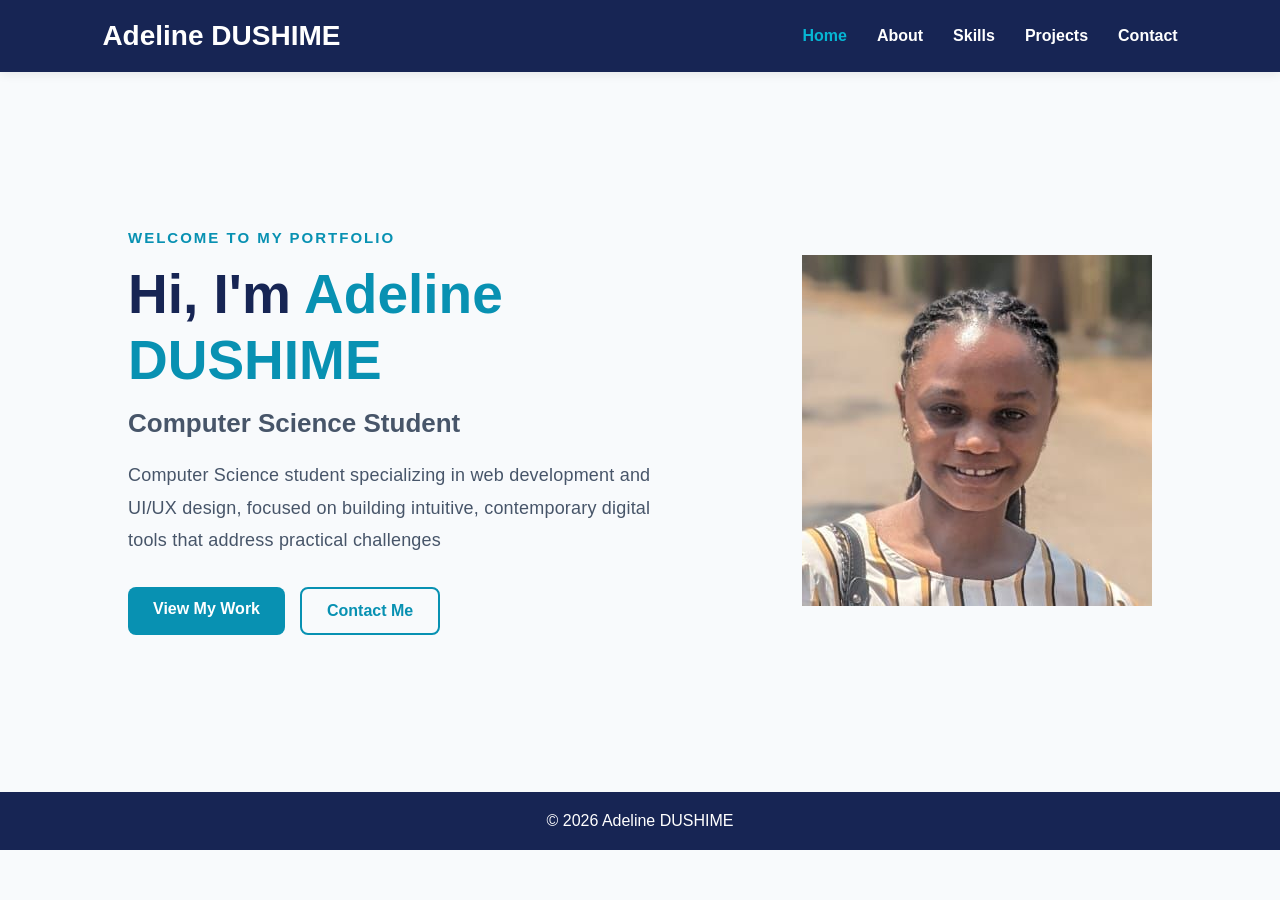
<file: index.html>
<!DOCTYPE html>
<html lang="en">
<head>
    <meta charset="UTF-8">   
    <meta name="viewport" content="width=device-width, initial-scale=1.0">

    <title>Adeline DUSHIME | Portfolio</title>

    <link rel="stylesheet" href="style.css">
    
</head>

<body>

    <!-- HEADER -->
    <header>

        <nav class="navbar">

            <h2 class="logo">Adeline DUSHIME<span></span></h2>

            <ul class="nav-links">
                <li><a href="index.html" class="active">Home</a></li>
                <li><a href="about.html">About</a></li>
                <li><a href="skills.html">Skills</a></li>
                <li><a href="projects.html">Projects</a></li>
                <li><a href="contact.html">Contact</a></li>
            </ul>

        </nav>

    </header>


    <!-- HOME PAGE -->
    <main>

        <section class="home">

            <!-- LEFT SIDE -->
            <div class="home-content">

                <p class="welcome">WELCOME TO MY PORTFOLIO</p>

                <h1>
                    Hi, I'm <span>Adeline DUSHIME</span>
                </h1>

                <h2>Computer Science Student</h2>

                <p class="description">
                   Computer Science student specializing in web development 
                   and UI/UX design, focused on building intuitive, contemporary 
                   digital tools that address practical challenges
                </p>

                <div class="buttons">

                    <a href="projects.html" class="btn primary">
                        View My Work
                    </a>

                    <a href="contact.html" class="btn secondary">
                        Contact Me
                    </a>

                </div>

            </div>


            <!-- RIGHT SIDE -->
            <div class="home-image">
                <div class="profile-circle">
        <img src="image pfofile.jpeg" alt="">
    </div>
</div>
                                 </div>
            </div>

        </section>

    </main>


    
    <!-- FOOTER -->
    <footer>
        <p>&copy; 2026 Adeline DUSHIME</p>
    </footer>

</body>
</html>
</file>
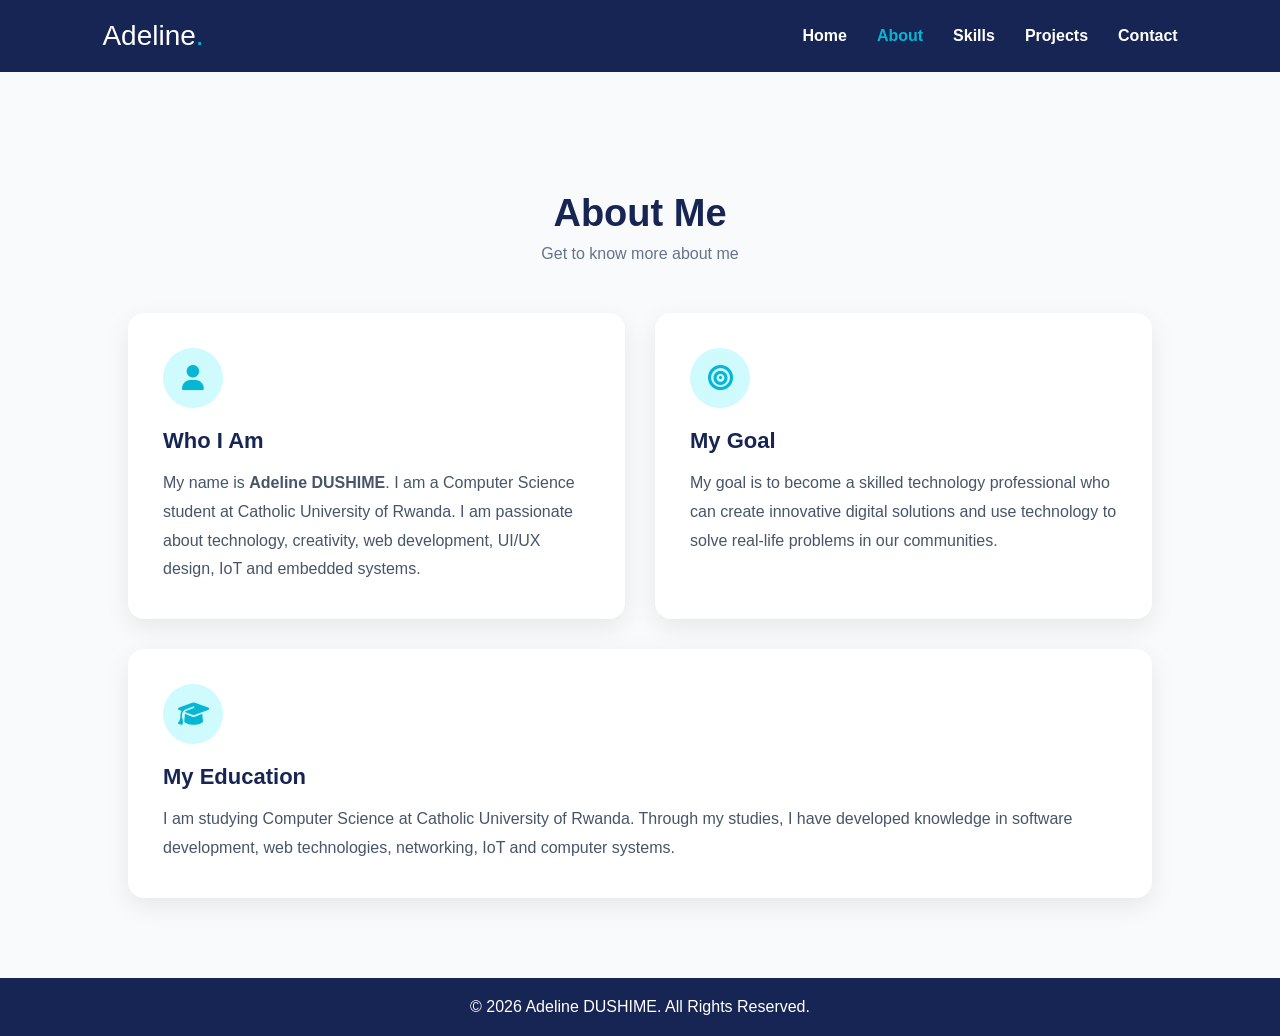
<file: about.html>
<!DOCTYPE html>
<html lang="en">
<head>
    <meta charset="UTF-8">
    <meta name="viewport" content="width=device-width, initial-scale=1.0">
    <title>About | Adeline DUSHIME</title>

    <link rel="stylesheet" href="style.css">
    <link rel="stylesheet" href="about.css">

    <link rel="stylesheet"
          href="https://cdnjs.cloudflare.com/ajax/libs/font-awesome/6.5.2/css/all.min.css">
</head>

<body>

<header>
    <nav class="navbar">
        <div class="logo">Adeline<span>.</span></div>

        <ul class="nav-links">
            <li><a href="index.html">Home</a></li>
            <li><a href="about.html" class="active">About</a></li>
            <li><a href="skills.html">Skills</a></li>
            <li><a href="projects.html">Projects</a></li>
            <li><a href="contact.html">Contact</a></li>
        </ul>
    </nav>
</header>

<section class="about-page">
    <div class="section-title">
        <h2>About Me</h2>
        <p>Get to know more about me</p>
    </div>

    <div class="about-content">

        <div class="about-card">
            <div class="card-icon">
                <i class="fa-solid fa-user"></i>
            </div>

            <h3>Who I Am</h3>

            <p>
                My name is <strong>Adeline DUSHIME</strong>.
                I am a Computer Science student at Catholic University of Rwanda.
                I am passionate about technology, creativity, web development,
                UI/UX design, IoT and embedded systems.
            </p>
        </div>

        <div class="about-card">
            <div class="card-icon">
                <i class="fa-solid fa-bullseye"></i>
            </div>

            <h3>My Goal</h3>

            <p>
                My goal is to become a skilled technology professional who can
                create innovative digital solutions and use technology to solve
                real-life problems in our communities.
            </p>
        </div>

    </div>

    <div class="about-extra">
        <div class="card-icon">
            <i class="fa-solid fa-graduation-cap"></i>
        </div>

        <h3>My Education</h3>

        <p>
            I am studying Computer Science at Catholic University of Rwanda.
            Through my studies, I have developed knowledge in software development,
            web technologies, networking, IoT and computer systems.
        </p>
    </div>
</section>

<footer>
    <p>© 2026 Adeline DUSHIME. All Rights Reserved.</p>
</footer>

</body>
</html>
</file>
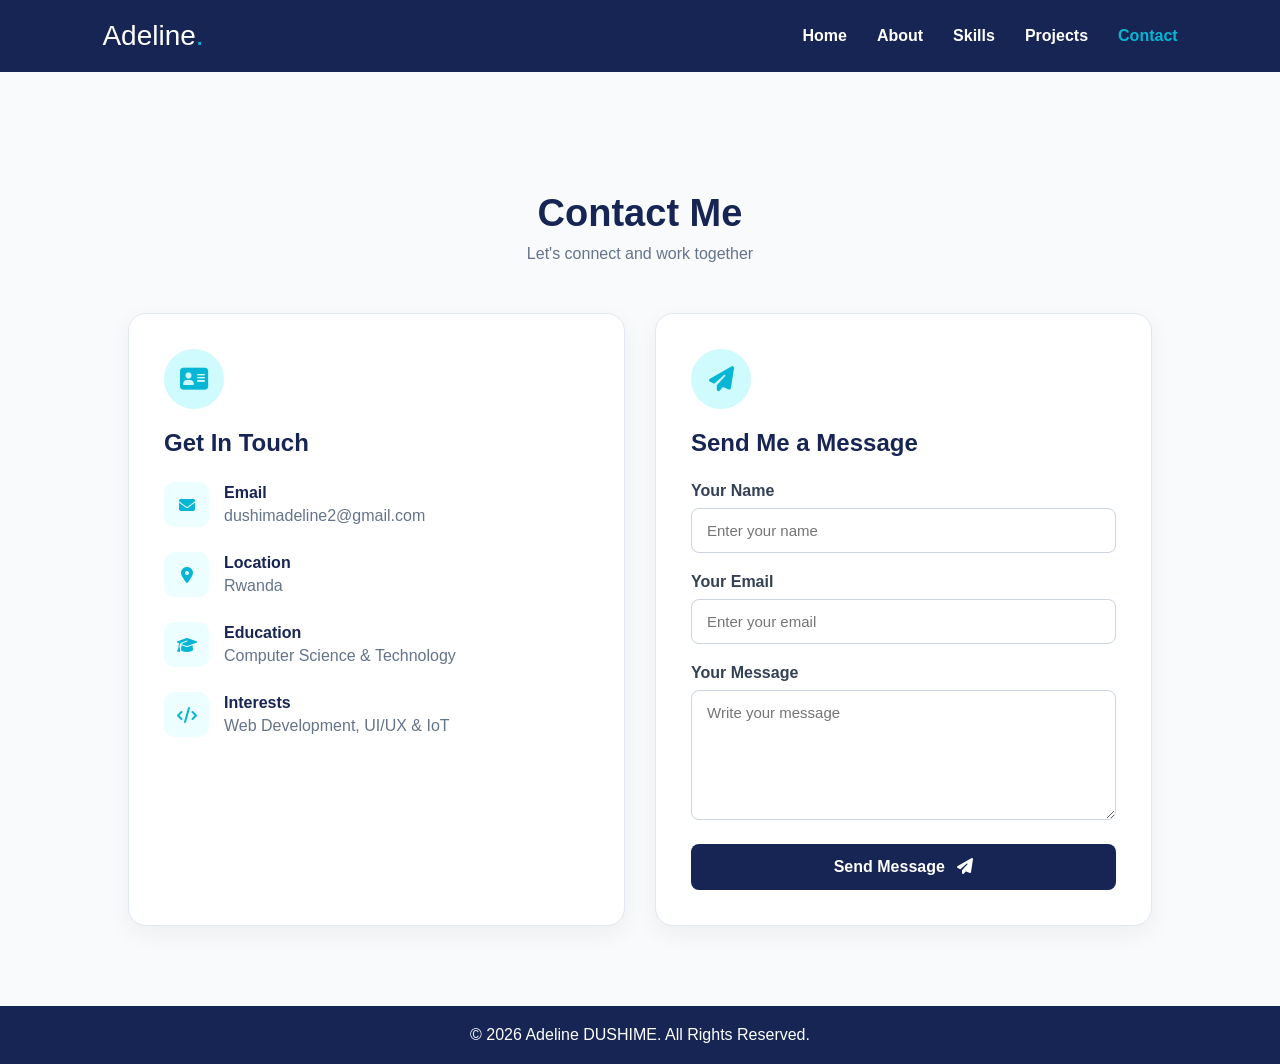
<file: contact.html>
<!DOCTYPE html>
<html lang="en">
<head>
    <meta charset="UTF-8">
    <meta name="viewport" content="width=device-width, initial-scale=1.0">
    <title>Contact | Adeline DUSHIME</title>

    <link rel="stylesheet" href="style.css">
    <link rel="stylesheet" href="contact.css">

    <link rel="stylesheet"
          href="https://cdnjs.cloudflare.com/ajax/libs/font-awesome/6.5.2/css/all.min.css">
</head>

<body>

<header>
    <nav class="navbar">
        <div class="logo">Adeline<span>.</span></div>

        <ul class="nav-links">
            <li><a href="index.html">Home</a></li>
            <li><a href="about.html">About</a></li>
            <li><a href="skills.html">Skills</a></li>
            <li><a href="projects.html">Projects</a></li>
            <li><a href="contact.html" class="active">Contact</a></li>
        </ul>
    </nav>
</header>

<section class="contact-page">

    <div class="section-title">
        <h2>Contact Me</h2>
        <p>Let's connect and work together</p>
    </div>

    <div class="contact-container">

        <div class="contact-card">

            <div class="contact-title-icon">
                <i class="fa-solid fa-address-card"></i>
            </div>

            <h3>Get In Touch</h3>

            <div class="contact-item">
                <i class="fa-solid fa-envelope"></i>
                <div>
                    <h4>Email</h4>
                    <p>dushimadeline2@gmail.com</p>
                </div>
            </div>

            <div class="contact-item">
                <i class="fa-solid fa-location-dot"></i>
                <div>
                    <h4>Location</h4>
                    <p>Rwanda</p>
                </div>
            </div>

            <div class="contact-item">
                <i class="fa-solid fa-graduation-cap"></i>
                <div>
                    <h4>Education</h4>
                    <p>Computer Science & Technology</p>
                </div>
            </div>

            <div class="contact-item">
                <i class="fa-solid fa-code"></i>
                <div>
                    <h4>Interests</h4>
                    <p>Web Development, UI/UX & IoT</p>
                </div>
            </div>

        </div>


        <div class="contact-card">

            <div class="contact-title-icon">
                <i class="fa-solid fa-paper-plane"></i>
            </div>

            <h3>Send Me a Message</h3>

            <form>

                <div class="form-group">
                    <label>Your Name</label>
                    <input type="text" placeholder="Enter your name">
                </div>

                <div class="form-group">
                    <label>Your Email</label>
                    <input type="email" placeholder="Enter your email">
                </div>

                <div class="form-group">
                    <label>Your Message</label>
                    <textarea rows="6"
                              placeholder="Write your message"></textarea>
                </div>

                <button type="submit">
                    Send Message
                    <i class="fa-solid fa-paper-plane"></i>
                </button>

            </form>

        </div>

    </div>

</section>

<footer>
    <p>© 2026 Adeline DUSHIME. All Rights Reserved.</p>
</footer>

</body>
</html>
</file>
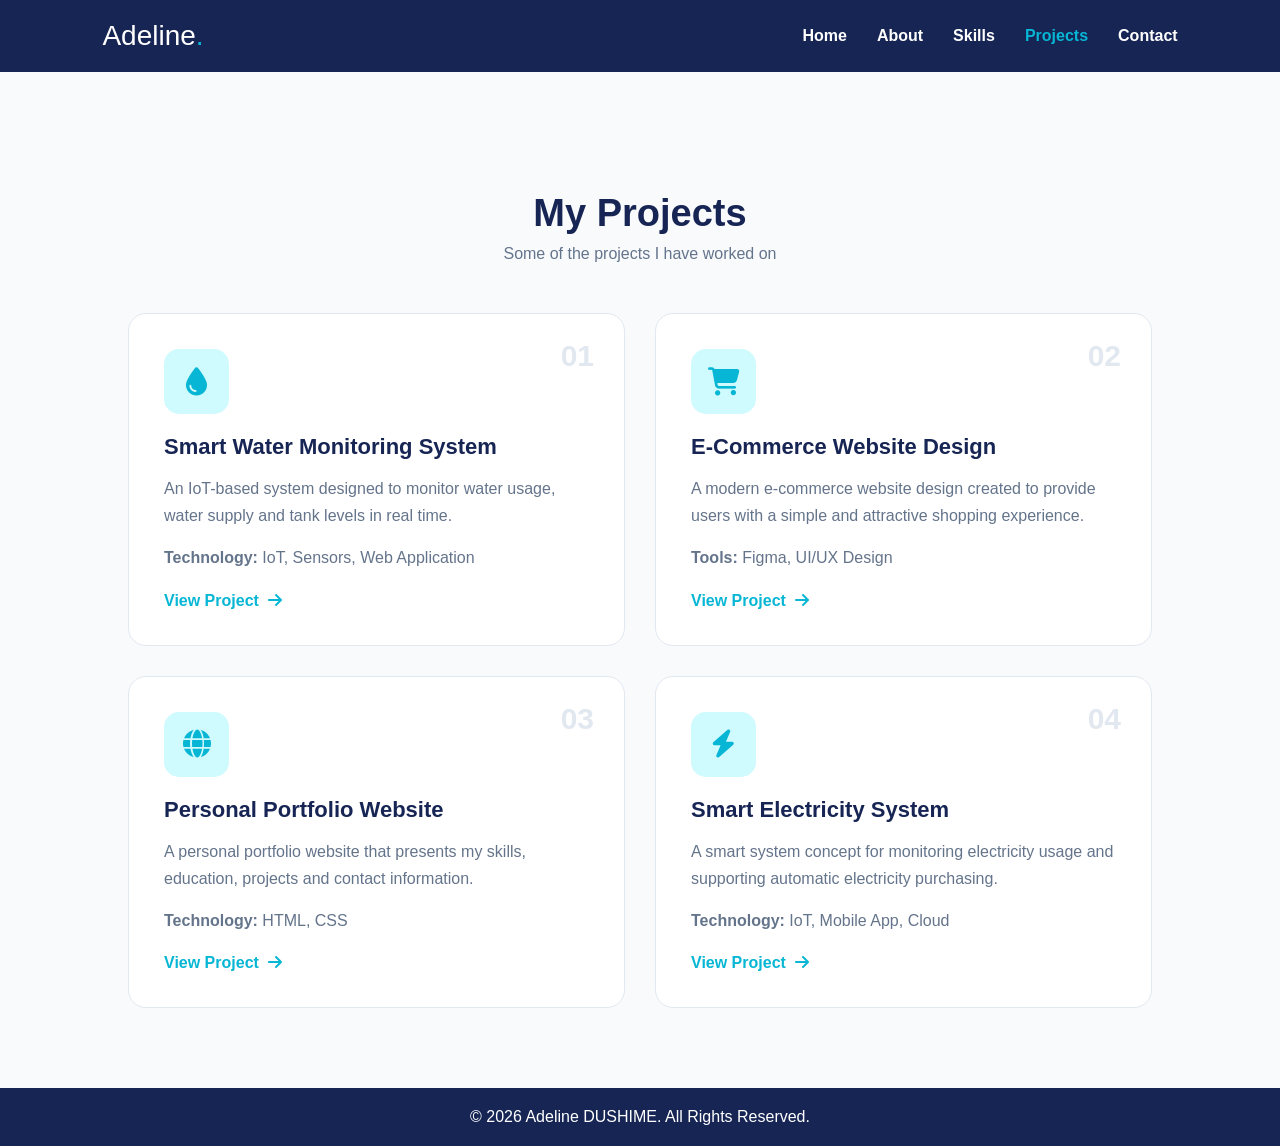
<file: projects.html>
<!DOCTYPE html>
<html lang="en">
<head>
    <meta charset="UTF-8">
    <meta name="viewport" content="width=device-width, initial-scale=1.0">
    <title>Projects | Adeline DUSHIME</title>

    <link rel="stylesheet" href="style.css">
    <link rel="stylesheet" href="projects.css">

    <link rel="stylesheet"
          href="https://cdnjs.cloudflare.com/ajax/libs/font-awesome/6.5.2/css/all.min.css">
</head>

<body>

<header>
    <nav class="navbar">
        <div class="logo">Adeline<span>.</span></div>

        <ul class="nav-links">
            <li><a href="index.html">Home</a></li>
            <li><a href="about.html">About</a></li>
            <li><a href="skills.html">Skills</a></li>
            <li><a href="projects.html" class="active">Projects</a></li>
            <li><a href="contact.html">Contact</a></li>
        </ul>
    </nav>
</header>

<section class="projects-page">

    <div class="section-title">
        <h2>My Projects</h2>
        <p>Some of the projects I have worked on</p>
    </div>

    <div class="projects-container">

        <div class="project-card">
            <div class="project-icon">
                <i class="fa-solid fa-droplet"></i>
            </div>

            <span class="project-number">01</span>

            <h3>Smart Water Monitoring System</h3>

            <p>
                An IoT-based system designed to monitor water usage,
                water supply and tank levels in real time.
            </p>

            <p><strong>Technology:</strong> IoT, Sensors, Web Application</p>

            <a href="#">View Project <i class="fa-solid fa-arrow-right"></i></a>
        </div>


        <div class="project-card">
            <div class="project-icon">
                <i class="fa-solid fa-cart-shopping"></i>
            </div>

            <span class="project-number">02</span>

            <h3>E-Commerce Website Design</h3>

            <p>
                A modern e-commerce website design created to provide
                users with a simple and attractive shopping experience.
            </p>

            <p><strong>Tools:</strong> Figma, UI/UX Design</p>

            <a href="#">View Project <i class="fa-solid fa-arrow-right"></i></a>
        </div>


        <div class="project-card">
            <div class="project-icon">
                <i class="fa-solid fa-globe"></i>
            </div>

            <span class="project-number">03</span>

            <h3>Personal Portfolio Website</h3>

            <p>
                A personal portfolio website that presents my skills,
                education, projects and contact information.
            </p>

            <p><strong>Technology:</strong> HTML, CSS</p>

            <a href="#">View Project <i class="fa-solid fa-arrow-right"></i></a>
        </div>


        <div class="project-card">
            <div class="project-icon">
                <i class="fa-solid fa-bolt"></i>
            </div>

            <span class="project-number">04</span>

            <h3>Smart Electricity System</h3>

            <p>
                A smart system concept for monitoring electricity usage
                and supporting automatic electricity purchasing.
            </p>

            <p><strong>Technology:</strong> IoT, Mobile App, Cloud</p>

            <a href="#">View Project <i class="fa-solid fa-arrow-right"></i></a>
        </div>

    </div>

</section>

<footer>
    <p>© 2026 Adeline DUSHIME. All Rights Reserved.</p>
</footer>

</body>
</html>
</file>
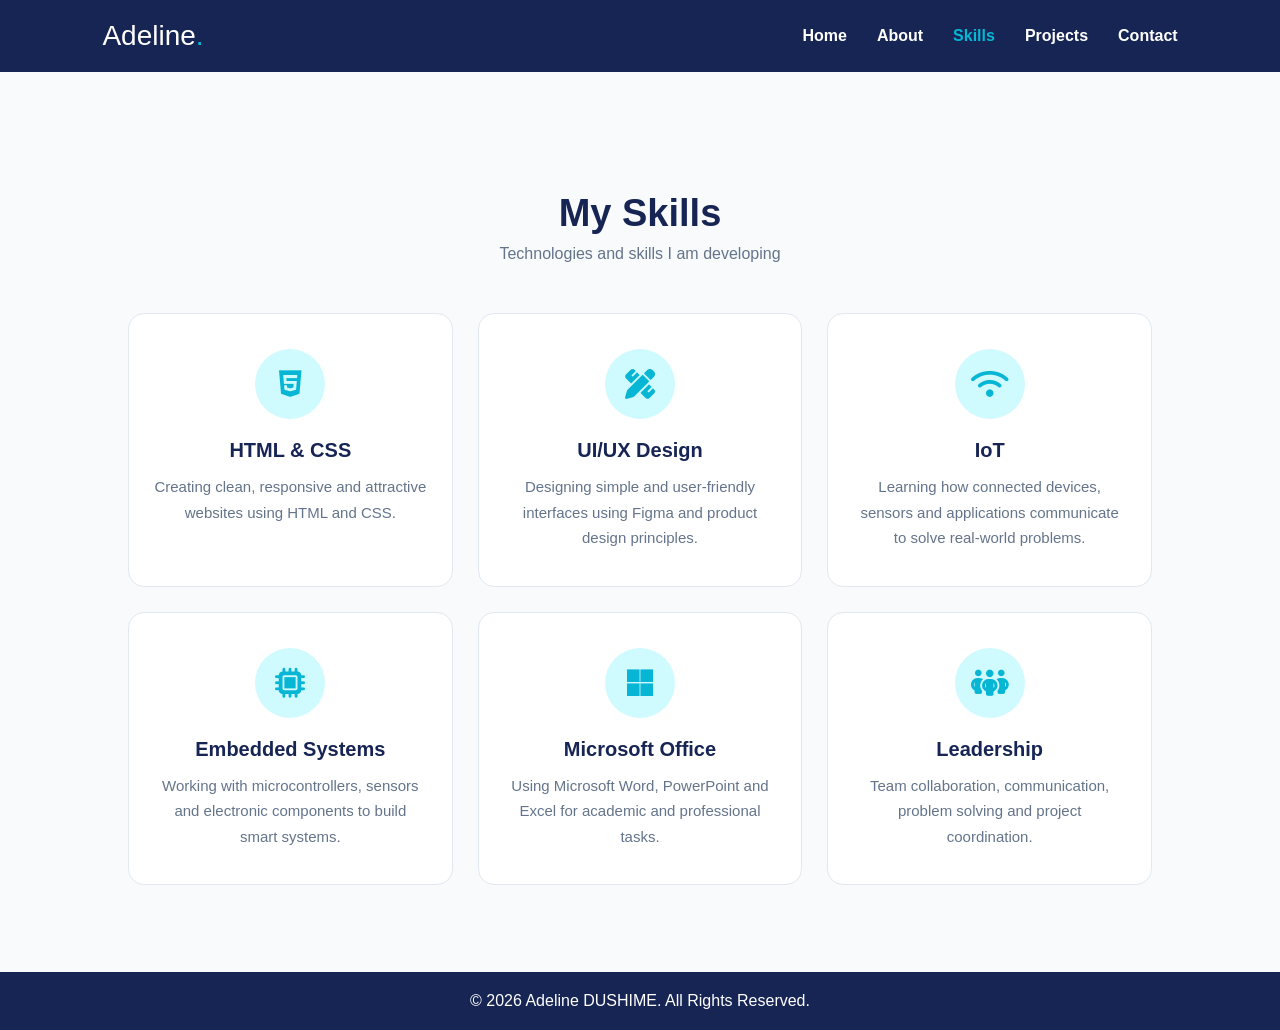
<file: skills.html>
<!DOCTYPE html>
<html lang="en">
<head>
    <meta charset="UTF-8">
    <meta name="viewport" content="width=device-width, initial-scale=1.0">
    <title>Skills | Adeline DUSHIME</title>

    <link rel="stylesheet" href="style.css">
    <link rel="stylesheet" href="skills.css">

    <link rel="stylesheet"
          href="https://cdnjs.cloudflare.com/ajax/libs/font-awesome/6.5.2/css/all.min.css">
</head>

<body>

<header>
    <nav class="navbar">
        <div class="logo">Adeline<span>.</span></div>

        <ul class="nav-links">
            <li><a href="index.html">Home</a></li>
            <li><a href="about.html">About</a></li>
            <li><a href="skills.html" class="active">Skills</a></li>
            <li><a href="projects.html">Projects</a></li>
            <li><a href="contact.html">Contact</a></li>
        </ul>
    </nav>
</header>

<section class="skills-page">

    <div class="section-title">
        <h2>My Skills</h2>
        <p>Technologies and skills I am developing</p>
    </div>

    <div class="skills-container">

        <div class="skill">
            <div class="skill-icon">
                <i class="fa-brands fa-html5"></i>
            </div>
            <h3>HTML & CSS</h3>
            <p>
                Creating clean, responsive and attractive websites using
                HTML and CSS.
            </p>
        </div>

        <div class="skill">
            <div class="skill-icon">
                <i class="fa-solid fa-pen-ruler"></i>
            </div>
            <h3>UI/UX Design</h3>
            <p>
                Designing simple and user-friendly interfaces using
                Figma and product design principles.
            </p>
        </div>

        <div class="skill">
            <div class="skill-icon">
                <i class="fa-solid fa-wifi"></i>
            </div>
            <h3>IoT</h3>
            <p>
                Learning how connected devices, sensors and applications
                communicate to solve real-world problems.
            </p>
        </div>

        <div class="skill">
            <div class="skill-icon">
                <i class="fa-solid fa-microchip"></i>
            </div>
            <h3>Embedded Systems</h3>
            <p>
                Working with microcontrollers, sensors and electronic
                components to build smart systems.
            </p>
        </div>

        <div class="skill">
            <div class="skill-icon">
                <i class="fa-brands fa-microsoft"></i>
            </div>
            <h3>Microsoft Office</h3>
            <p>
                Using Microsoft Word, PowerPoint and Excel for academic
                and professional tasks.
            </p>
        </div>

        <div class="skill">
            <div class="skill-icon">
                <i class="fa-solid fa-people-group"></i>
            </div>
            <h3>Leadership</h3>
            <p>
                Team collaboration, communication, problem solving and
                project coordination.
            </p>
        </div>

    </div>

</section>

<footer>
    <p>© 2026 Adeline DUSHIME. All Rights Reserved.</p>
</footer>

</body>
</html>
</file>
<file: style.css>
/* RESET */

* {
    margin: 0;
    padding: 0;
    box-sizing: border-box;
}

body {
    font-family: Arial, Helvetica, sans-serif;
    background-color: #f8fafc;
    color: #1e293b;
}


/* HEADER */

header {
    background-color:#172554;
    color: white;
    padding: 20px 8%;
    box-shadow: 0 2px 10px rgba(0, 0, 0, 0.08);
}

.navbar {
    display: flex;
    justify-content: space-between;
    align-items: center;
}


/* LOGO */

.logo {
    font-size: 28px;
    color: white
}

.logo span {
    color: #06b6d4;
}


/* NAVIGATION */

.nav-links {
    display: flex;
    gap: 30px;
    list-style: none;
}

.nav-links a {
    color: white;
    text-decoration: none;
    font-weight: bold;
}

.nav-links a:hover,
.nav-links .active {
    color: #06b6d4;
}


/* HOME */

.home {
    min-height: 80vh;

    display: flex;
    justify-content: space-between;
    align-items: center;

    padding: 60px 10%;
    gap: 50px;
}


/* LEFT CONTENT */

.home-content {
    max-width: 600px;
}

.welcome {
    color: #0891b2;
    font-size: 15px;
    font-weight: bold;
    letter-spacing: 2px;

    margin-bottom: 15px;
}

.home-content h1 {
    font-size: 55px;
    color: #172554;
    line-height: 1.2;
    margin-bottom: 15px;
}

.home-content h1 span {
    color: #0891b2;
}

.home-content h2 {
    color: #475569;
    font-size: 26px;
    margin-bottom: 20px;
}

.description {
    font-size: 18px;
    line-height: 1.8;
    color: #475569;
    max-width: 560px;
    margin-bottom: 30px;
    letter-spacing: 0.2px;
}


/* BUTTONS */

.buttons {
    display: flex;
    gap: 15px;
}

.btn {
    padding: 13px 25px;
    border-radius: 8px;
    text-decoration: none;
    font-weight: bold;

    transition: 0.3s;
}

.primary {
    background-color: #0891b2;
    color: white;
}

.primary:hover {
    background-color: #172554;
}

.secondary {
    border: 2px solid #0891b2;
    color: #0891b2;
}

.secondary:hover {
    background-color: #0891b2;
    color: white;
}


/* PROFILE */

.home-image {
    display: flex;
    justify-content: center;
    align-items: center;

}


.profile-circle {
   
    
}
.profile-circle span {
    font-size: 80px;
    font-weight: bold;
    color: #172554;
}


/* FOOTER */

footer {
    background-color: #172554;
    color: white;

    text-align: center;

    padding: 20px;
}


/* MOBILE */

@media (max-width: 768px) {

    .navbar {
        flex-direction: column;
        gap: 20px;
    }

    .nav-links {
        gap: 15px;
        flex-wrap: wrap;
        justify-content: center;
    }

    .home {
        flex-direction: column;
        text-align: center;
        padding-top: 70px;
    }

    .home-content h1 {
        font-size: 38px;
    }

    .buttons {
        justify-content: center;
    }

    .profile-circle {
        width: 230px;
        height: 230px;
    }

    .profile-circle span {
        font-size: 55px;
    }
}
</file>
<file: about.css>
/* =========================
   ABOUT PAGE
========================= */

.about-page {
    min-height: 100vh;
    padding: 120px 10% 80px;
    background: #f8fafc;
}

.about-page .section-title {
    text-align: center;
    margin-bottom: 50px;
}

.about-page .section-title h2 {
    font-size: 38px;
    color: #172554;
    margin-bottom: 10px;
}

.about-page .section-title p {
    color: #64748b;
    font-size: 16px;
}

/* About cards */

.about-content {
    display: grid;
    grid-template-columns: repeat(2, 1fr);
    gap: 30px;
    max-width: 1100px;
    margin: auto;
}

.about-card,
.about-extra {
    background: #ffffff;
    padding: 35px;
    border-radius: 16px;
    box-shadow: 0 8px 25px rgba(0, 0, 0, 0.08);
    transition: 0.3s ease;
}

.about-card:hover,
.about-extra:hover {
    transform: translateY(-8px);
    box-shadow: 0 12px 30px rgba(6, 182, 212, 0.18);
}

.card-icon {
    width: 60px;
    height: 60px;
    background: #cffafe;
    color: #06b6d4;
    display: flex;
    align-items: center;
    justify-content: center;
    border-radius: 50%;
    font-size: 25px;
    margin-bottom: 20px;
}

.about-card h3,
.about-extra h3 {
    color: #172554;
    font-size: 22px;
    margin-bottom: 15px;
}

.about-card p,
.about-extra p {
    color: #475569;
    line-height: 1.8;
}

.about-extra {
    max-width: 1100px;
    margin: 30px auto 0;
}

/* Responsive */

@media (max-width: 768px) {
    .about-page {
        padding: 100px 5% 60px;
    }

    .about-content {
        grid-template-columns: 1fr;
    }

    .about-page .section-title h2 {
        font-size: 30px;
    }
}
</file>
<file: contact.css>
/* =========================
   CONTACT PAGE
========================= */

.contact-page {
    min-height: 100vh;
    padding: 120px 10% 80px;
    background: #f8fafc;
}

.contact-page .section-title {
    text-align: center;
    margin-bottom: 15px;
}

.contact-page .section-title h2 {
    font-size: 38px;
    color: #172554;
    margin-bottom: 10px;
}

.contact-page .section-title p {
    color: #64748b;
}

/* Contact Container */

.contact-container {
    max-width: 1100px;
    margin: 50px auto 0;
    display: grid;
    grid-template-columns: repeat(2, 1fr);
    gap: 30px;
}

/* Contact Card */

.contact-card {
    background: #ffffff;
    padding: 35px;
    border-radius: 18px;
    border: 1px solid #e2e8f0;
    box-shadow: 0 8px 25px rgba(0, 0, 0, 0.05);
}

.contact-title-icon {
    width: 60px;
    height: 60px;
    background: #cffafe;
    color: #06b6d4;
    display: flex;
    justify-content: center;
    align-items: center;
    border-radius: 50%;
    font-size: 25px;
    margin-bottom: 20px;
}

.contact-card h3 {
    color: #172554;
    font-size: 24px;
    margin-bottom: 25px;
}

/* Contact information */

.contact-item {
    display: flex;
    align-items: center;
    gap: 15px;
    margin-bottom: 25px;
}

.contact-item > i {
    width: 45px;
    height: 45px;
    background: #ecfeff;
    color: #06b6d4;
    display: flex;
    justify-content: center;
    align-items: center;
    border-radius: 10px;
}

.contact-item h4 {
    color: #172554;
    margin-bottom: 5px;
}

.contact-item p {
    color: #64748b;
}

/* Form */

.form-group {
    margin-bottom: 20px;
}

.form-group label {
    display: block;
    color: #334155;
    font-weight: 600;
    margin-bottom: 8px;
}

.form-group input,
.form-group textarea {
    width: 100%;
    padding: 13px 15px;
    border: 1px solid #cbd5e1;
    border-radius: 8px;
    font-size: 15px;
    outline: none;
    font-family: inherit;
    transition: 0.3s;
}

.form-group input:focus,
.form-group textarea:focus {
    border-color: #06b6d4;
    box-shadow: 0 0 0 3px rgba(6, 182, 212, 0.1);
}

.form-group textarea {
    resize: vertical;
}

/* Button */

.contact-card button {
    width: 100%;
    border: none;
    background: #172554;
    color: #ffffff;
    padding: 14px 20px;
    border-radius: 8px;
    font-size: 16px;
    font-weight: 600;
    cursor: pointer;
    transition: 0.3s;
}

.contact-card button i {
    margin-left: 8px;
}

.contact-card button:hover {
    background: #06b6d4;
}

/* Responsive */

@media (max-width: 768px) {
    .contact-page {
        padding: 100px 5% 60px;
    }

    .contact-container {
        grid-template-columns: 1fr;
    }

    .contact-page .section-title h2 {
        font-size: 30px;
    }
}
</file>
<file: projects.css>
/* =========================
   PROJECTS PAGE
========================= */

.projects-page {
    min-height: 100vh;
    padding: 120px 10% 80px;
    background: #f8fafc;
}

.projects-page .section-title {
    text-align: center;
    margin-bottom: 50px;
}

.projects-page .section-title h2 {
    font-size: 38px;
    color: #172554;
    margin-bottom: 10px;
}

.projects-page .section-title p {
    color: #64748b;
}

/* Project Grid */

.projects-container {
    max-width: 1100px;
    margin: auto;
    display: grid;
    grid-template-columns: repeat(2, 1fr);
    gap: 30px;
}

/* Project Card */

.project-card {
    position: relative;
    background: #ffffff;
    padding: 35px;
    border-radius: 18px;
    border: 1px solid #e2e8f0;
    transition: 0.3s ease;
}

.project-card:hover {
    transform: translateY(-8px);
    border-color: #06b6d4;
    box-shadow: 0 12px 30px rgba(6, 182, 212, 0.15);
}

.project-icon {
    width: 65px;
    height: 65px;
    background: #cffafe;
    color: #06b6d4;
    border-radius: 15px;
    display: flex;
    justify-content: center;
    align-items: center;
    font-size: 28px;
    margin-bottom: 20px;
}

.project-number {
    position: absolute;
    top: 25px;
    right: 30px;
    font-size: 30px;
    font-weight: bold;
    color: #e2e8f0;
}

.project-card h3 {
    color: #172554;
    font-size: 22px;
    margin-bottom: 15px;
}

.project-card p {
    color: #64748b;
    line-height: 1.7;
    margin-bottom: 15px;
}

.project-card a {
    display: inline-block;
    text-decoration: none;
    color: #06b6d4;
    font-weight: 600;
    margin-top: 5px;
    transition: 0.3s;
}

.project-card a:hover {
    color: #172554;
}

.project-card a i {
    margin-left: 5px;
}

/* Responsive */

@media (max-width: 768px) {
    .projects-page {
        padding: 100px 5% 60px;
    }

    .projects-container {
        grid-template-columns: 1fr;
    }

    .projects-page .section-title h2 {
        font-size: 30px;
    }
}
</file>
<file: skills.css>
/* =========================
   SKILLS PAGE
========================= */

.skills-page {
    min-height: 100vh;
    padding: 120px 10% 80px;
    background: #f8fafc;
}

.skills-page .section-title {
    text-align: center;
    margin-bottom: 50px;
}

.skills-page .section-title h2 {
    font-size: 38px;
    color: #172554;
    margin-bottom: 10px;
}

.skills-page .section-title p {
    color: #64748b;
}

/* Skills Grid */

.skills-container {
    max-width: 1100px;
    margin: auto;
    display: grid;
    grid-template-columns: repeat(3, 1fr);
    gap: 25px;
}

.skill {
    background: #ffffff;
    padding: 35px 25px;
    text-align: center;
    border-radius: 16px;
    border: 1px solid #e2e8f0;
    transition: 0.3s ease;
}

.skill:hover {
    transform: translateY(-8px);
    border-color: #06b6d4;
    box-shadow: 0 10px 30px rgba(6, 182, 212, 0.15);
}

/* Skill Icon */

.skill-icon {
    width: 70px;
    height: 70px;
    margin: 0 auto 20px;
    background: #cffafe;
    color: #06b6d4;
    border-radius: 50%;
    display: flex;
    justify-content: center;
    align-items: center;
    font-size: 30px;
}

.skill h3 {
    color: #172554;
    margin-bottom: 12px;
    font-size: 20px;
}

.skill p {
    color: #64748b;
    line-height: 1.7;
    font-size: 15px;
}

/* Responsive */

@media (max-width: 900px) {
    .skills-container {
        grid-template-columns: repeat(2, 1fr);
    }
}

@media (max-width: 600px) {
    .skills-page {
        padding: 100px 5% 60px;
    }

    .skills-container {
        grid-template-columns: 1fr;
    }

    .skills-page .section-title h2 {
        font-size: 30px;
    }
}
</file>
